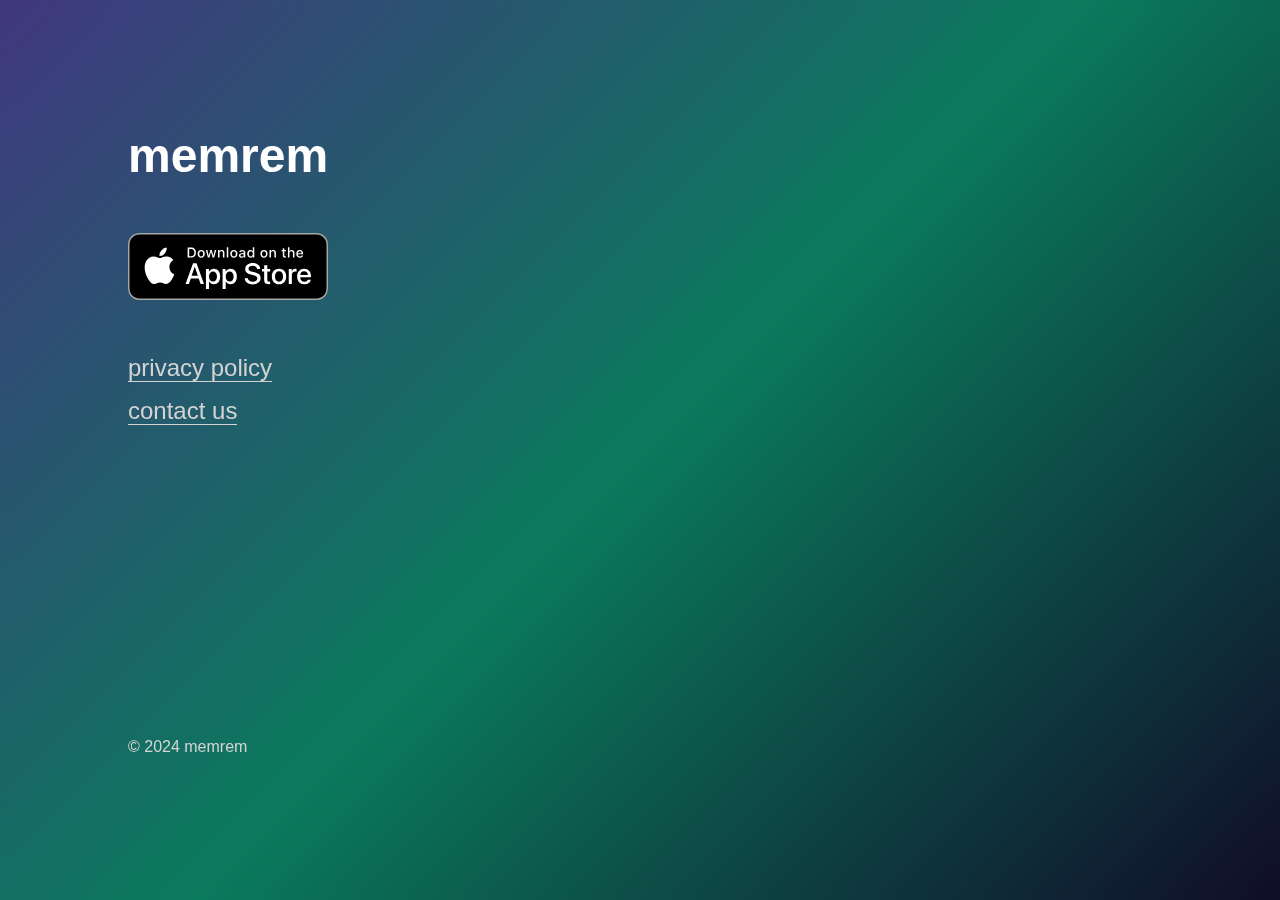
<file: index.html>
<!DOCTYPE html>
<html lang="en">
<head>
    <meta charset="UTF-8">
    <meta name="viewport" content="width=device-width, initial-scale=1.0">
    <title>memrem - Your photo library under control</title>
    <link rel="stylesheet" href="styles.css">
</head>
<body>
    <div class="container">
      <div class="frosted-glass">
        <div class="content">
          <h1>memrem</h1>

          <div class="download">
            <a href="https://apps.apple.com/au/app/memrem-photos/id6505001957">
              <img src="button.svg" alt="Button">
            </a>
          </div>

          <div class="link">
            <a href="privacy.html">privacy policy</a>
          </div>

          <div class="link">
            <a href="mailto:mesure.a+memrem@gmail.com">contact us</a>
          </div>
        </div>
        <div class="footer">
          <p>© 2024 memrem</p>
        </div>
      </div>
    </div>
</body>
</html>
</file>
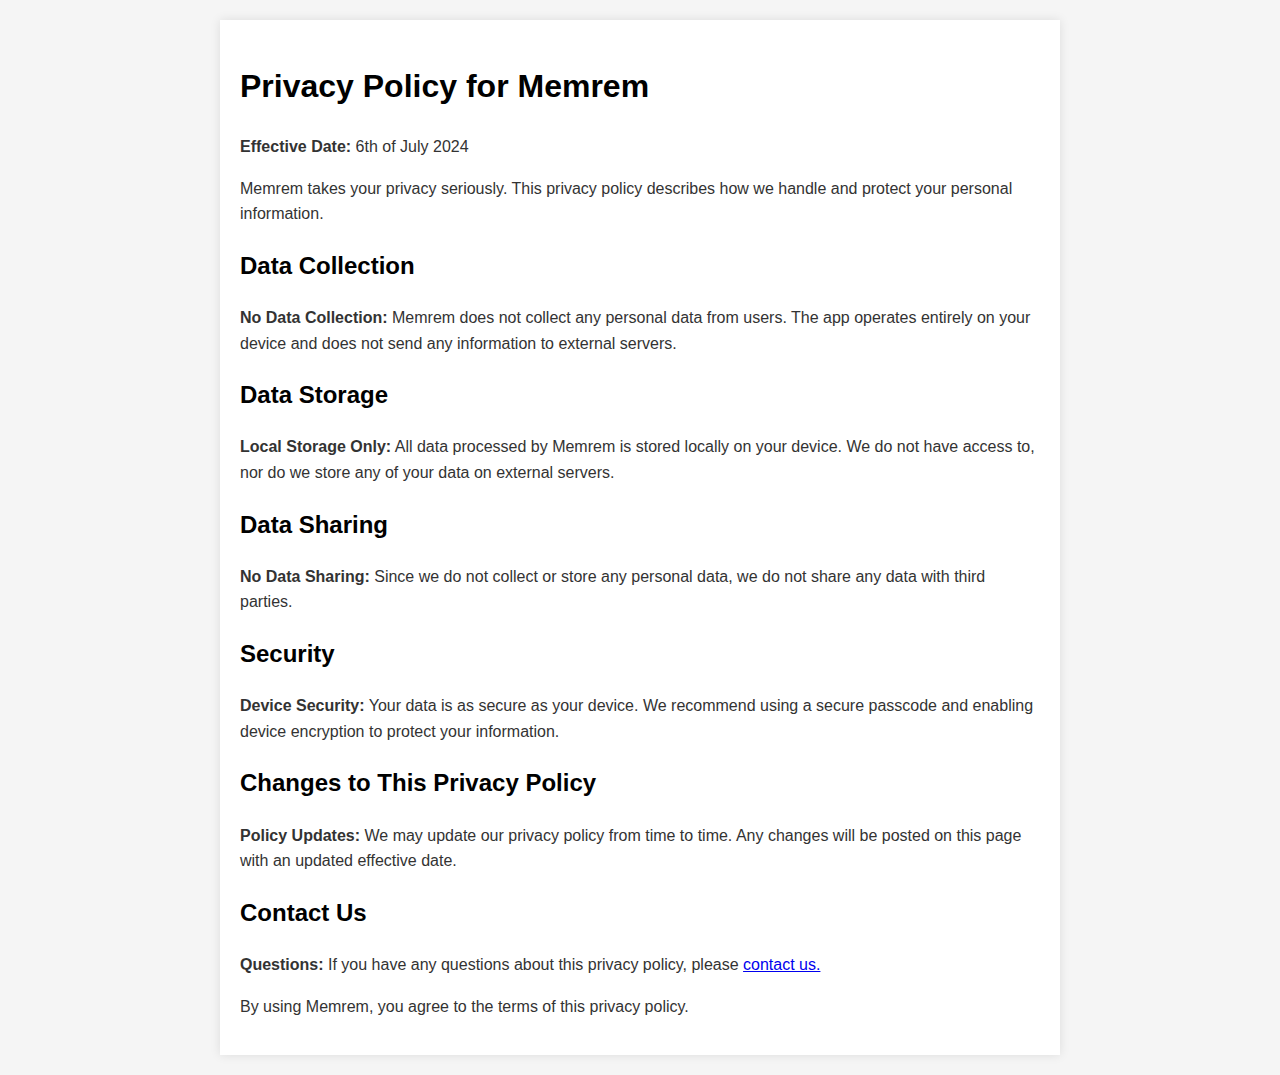
<file: privacy.html>
<!DOCTYPE html>
<html lang="en">
<head>
    <meta charset="UTF-8">
    <meta name="viewport" content="width=device-width, initial-scale=1.0">
    <title>Privacy Policy - Memrem</title>
    <style>
        body {
            font-family: Arial, sans-serif;
            margin: 0;
            padding: 20px;
            background-color: #f5f5f5;
            color: #333;
            line-height: 1.6;
        }
        .container {
            max-width: 800px;
            margin: auto;
            background: white;
            padding: 20px;
            box-shadow: 0 0 10px rgba(0,0,0,0.1);
        }
        h1 {
            color: #000;
        }
        h2 {
            color: #000;
        }
    </style>
</head>
<body>
    <div class="container">
        <h1>Privacy Policy for Memrem</h1>
        <p><strong>Effective Date:</strong> 6th of July 2024</p>
        <p>Memrem takes your privacy seriously. This privacy policy describes how we handle and protect your personal information.</p>
        
        <h2>Data Collection</h2>
        <p><strong>No Data Collection:</strong> Memrem does not collect any personal data from users. The app operates entirely on your device and does not send any information to external servers.</p>
        
        <h2>Data Storage</h2>
        <p><strong>Local Storage Only:</strong> All data processed by Memrem is stored locally on your device. We do not have access to, nor do we store any of your data on external servers.</p>
        
        <h2>Data Sharing</h2>
        <p><strong>No Data Sharing:</strong> Since we do not collect or store any personal data, we do not share any data with third parties.</p>
        
        <h2>Security</h2>
        <p><strong>Device Security:</strong> Your data is as secure as your device. We recommend using a secure passcode and enabling device encryption to protect your information.</p>
        
        <h2>Changes to This Privacy Policy</h2>
        <p><strong>Policy Updates:</strong> We may update our privacy policy from time to time. Any changes will be posted on this page with an updated effective date.</p>
        
        <h2>Contact Us</h2>
        <p><strong>Questions:</strong> If you have any questions about this privacy policy, please <a href="mailto:mesure.a+memrem@gmail.com">contact us.</a>
        </p>
        
        <p>By using Memrem, you agree to the terms of this privacy policy.</p>
    </div>
</body>
</html>
</file>
<file: styles.css>
body, html {
  font-family: Arial, sans-serif;
  margin: 0;
  padding: 0;
  background: linear-gradient(-45deg, #211951, #15F5BA, #836FFF);
  color: #333;
  height: 100%;
  width: 100%;
}

.frosted-glass {
  background: rgba(0, 0, 0, 0.5); /* White with transparency */
  box-shadow: 0 4px 6px rgba(0, 0, 0, 0.1);
  backdrop-filter: blur(10px);
  -webkit-backdrop-filter: blur(10px);
  width: 100%;
}

.container {
  display: flex;
  justify-content: left;
  height: 100%;
  width: 100%;
}

.content {
  text-align: left;
  margin: 10% 10%;
}

.content h1 {
  color: white;
  font-size: 48px;
}

.link a {
  color: lightgray;
  font-size: 24px;
  font-weight: 100;
  text-decoration: none;
  border-bottom: 1px solid lightgray;
}

.link a:hover {
  color: #15F5BA;
  border-bottom: none;
  cursor: pointer;
}

.link {
  margin-bottom: 15px;
}

.download {
  margin: 50px 0;
}

img {
  width: 200px;
}

.footer {
  position: absolute;
  left: 0;
  bottom: 0;
  color: lightgray;
  text-align: left;
  margin: 10% 10%;
}
</file>
